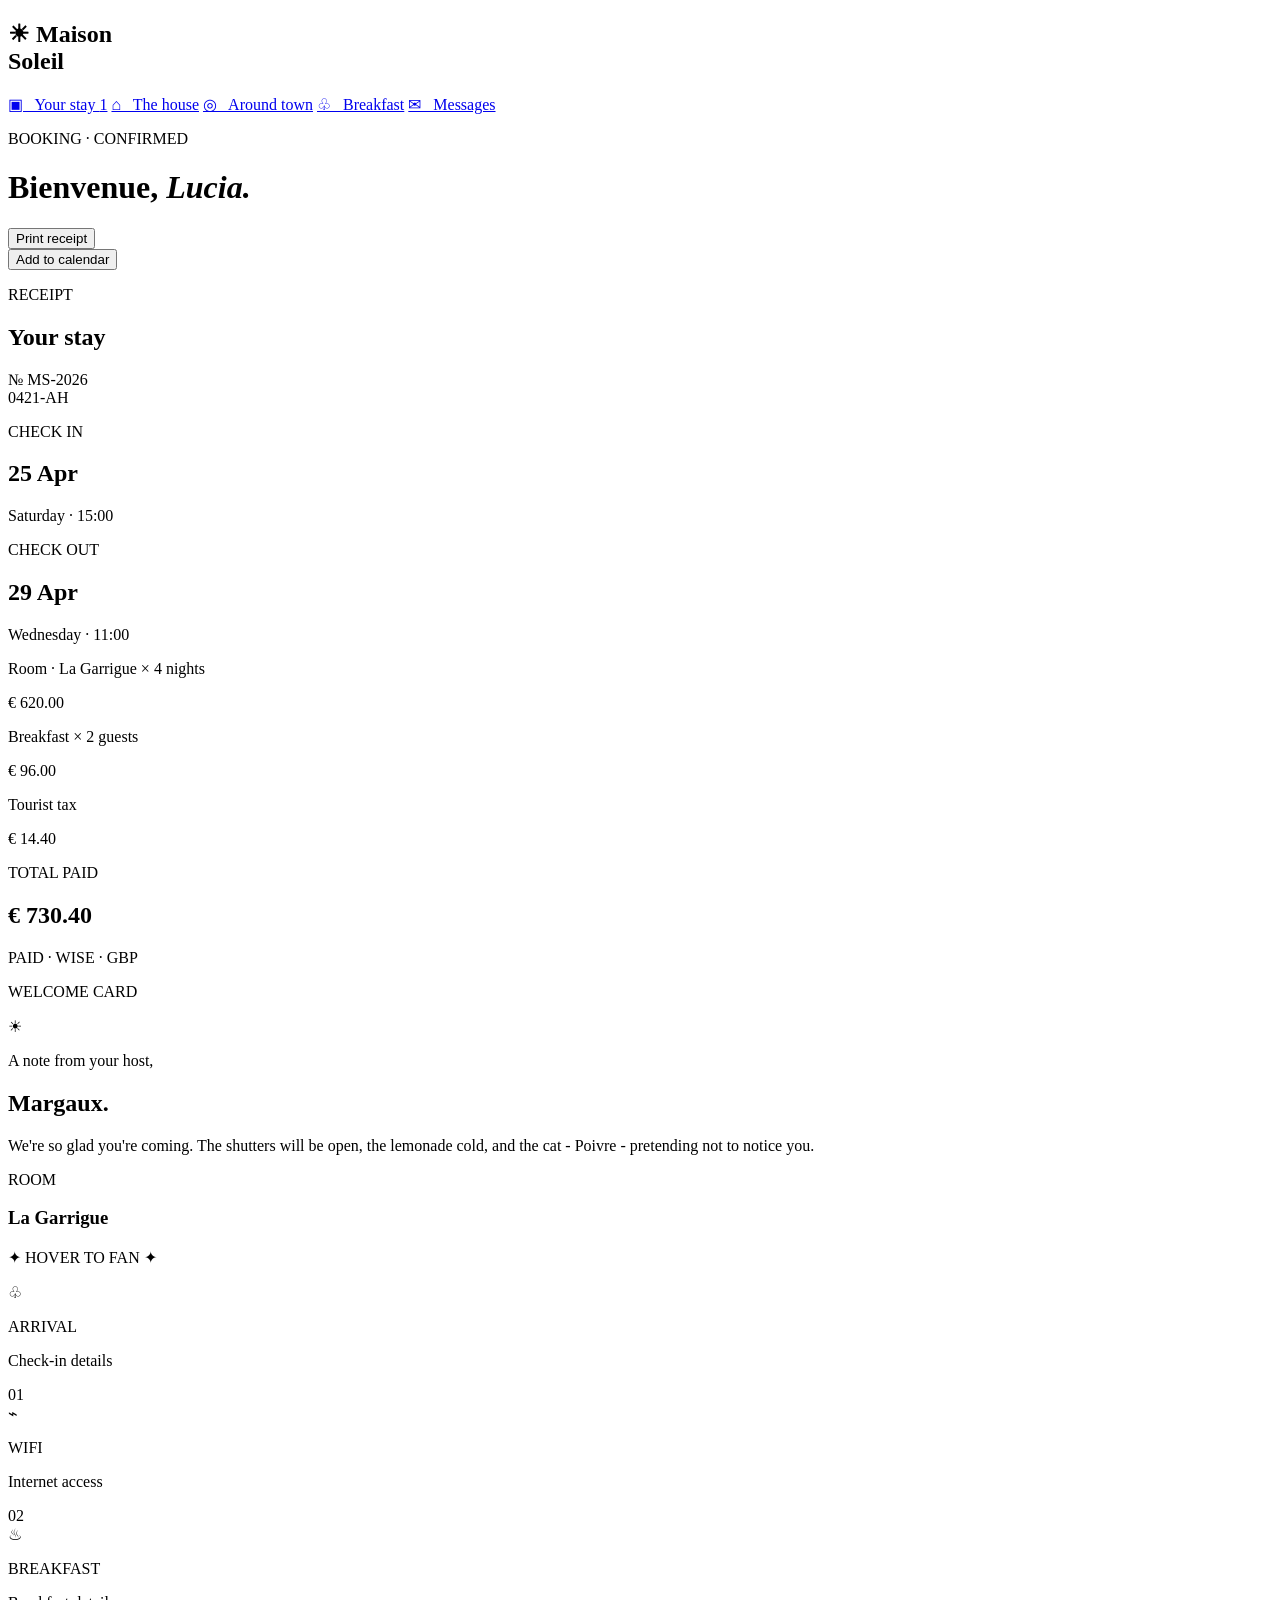
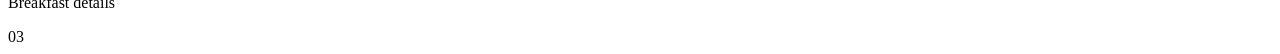
<file: booking.html>
<!DOCTYPE html>
<html lang="en">
<head>
    <meta charset="UTF-8">
    <meta name="viewport" content="width=device-width, initial-scale=1.0">
    <title>Booking confirmed</title>
    <lin k rel="stylesheet" href="booking.css">
</head>

<body>

    <div class="container">

        <!-- SIDEBAR -->
        <aside class="sidebar">

            <h2>☀ <span>Maison<br>Soleil</span></h2>

            <nav>
                <a class="active" href="#">▣ &nbsp; Your stay <span>1</span></a>
                <a href="#">⌂ &nbsp; The house</a>
                <a href="#">◎ &nbsp; Around town</a>
                <a href="#">♧ &nbsp; Breakfast</a>
                <a href="#">✉ &nbsp; Messages</a>
            </nav>

        </aside>


        <!-- MAIN CONTENT -->
        <main class="main">

            <header class="header">

                <div>
                    <p class="status">BOOKING · CONFIRMED</p>
                    <h1>Bienvenue, <em>Lucia.</em></h1>
                </div>

                <div class="buttons">
                    <div class="bitton"><button>Print receipt</button></div>
                    <button class="dark">Add to calendar</button>
                </div>

            </header>


            <!-- RECEIPT AND WELCOME CARD -->
            <section class="booking">

                <div class="receipt">

                    <div class="receipt-top">
                        <div>
                            <p class="label">RECEIPT</p>
                            <h2>Your stay</h2>
                        </div>

                        <p class="number">№ MS-2026<br>0421-AH</p>
                    </div>


                    <div class="dates">

                        <div>
                            <p class="label">CHECK IN</p>
                            <h2>25 Apr</h2>
                            <p class="sub">Saturday · 15:00</p>
                        </div>

                        <div>
                            <p class="label">CHECK OUT</p>
                            <h2>29 Apr</h2>
                            <p class="sub">Wednesday · 11:00</p>
                        </div>

                    </div>


                    <div class="cost">
                        <p>Room · La Garrigue × 4 nights</p>
                        <span>€ 620.00</span>
                    </div>

                    <div class="cost">
                        <p>Breakfast × 2 guests</p>
                        <span>€ 96.00</span>
                    </div>

                    <div class="cost">
                        <p>Tourist tax</p>
                        <span>€ 14.40</span>
                    </div>


                    <div class="total">
                        <div>
                            <p class="label">TOTAL PAID</p>
                        </div>

                        <h2>€ 730.40</h2>
                    </div>


                    <div class="barcode">
                        <span>PAID · WISE · GBP</span>
                        <div class="bars"></div>
                    </div>

                </div>


                <!-- WELCOME CARD -->
                <div class="welcome">

                    <div class="welcome-top">
                        <p class="label">WELCOME CARD</p>
                        <span class="sun">☀</span>
                    </div>

                    <p class="note">A note from your host,</p>

                    <h2>Margaux.</h2>

                    <p class="message">
                        We're so glad you're coming. The shutters
                        will be open, the lemonade cold, and the
                        cat - Poivre - pretending not to notice you.
                    </p>

                    <div class="room">
                        <p class="label">ROOM</p>
                        <h3>La Garrigue</h3>
                    </div>

                </div>

            </section>


            <p class="hover">✦ HOVER TO FAN ✦</p>


            <!-- BOTTOM INFORMATION -->
            <section class="information">

                <div class="info">
                    <div class="icon-arrival">♧</div>
                    <div>
                        <p class="heading">ARRIVAL</p>
                        <p>Check-in details</p>
                    </div>
                    <span class="number">01</span>
                </div>

                <div class="info">
                    <div class="icon wifi">⌁</div>
                    <div>
                        <p class="heading">WIFI</p>
                        <p>Internet access</p>
                    </div>
                    <span class="number">02</span>
                </div>

                <div class="info">
                    <div class="icon breakfast">♨</div>
                    <div>
                        <p class="heading">BREAKFAST</p>
                        <p>Breakfast details</p>
                    </div>
                    <span class="number">03</span>
                </div>

            </section>

        </main>

    </div>

</body>
</html>
</file>
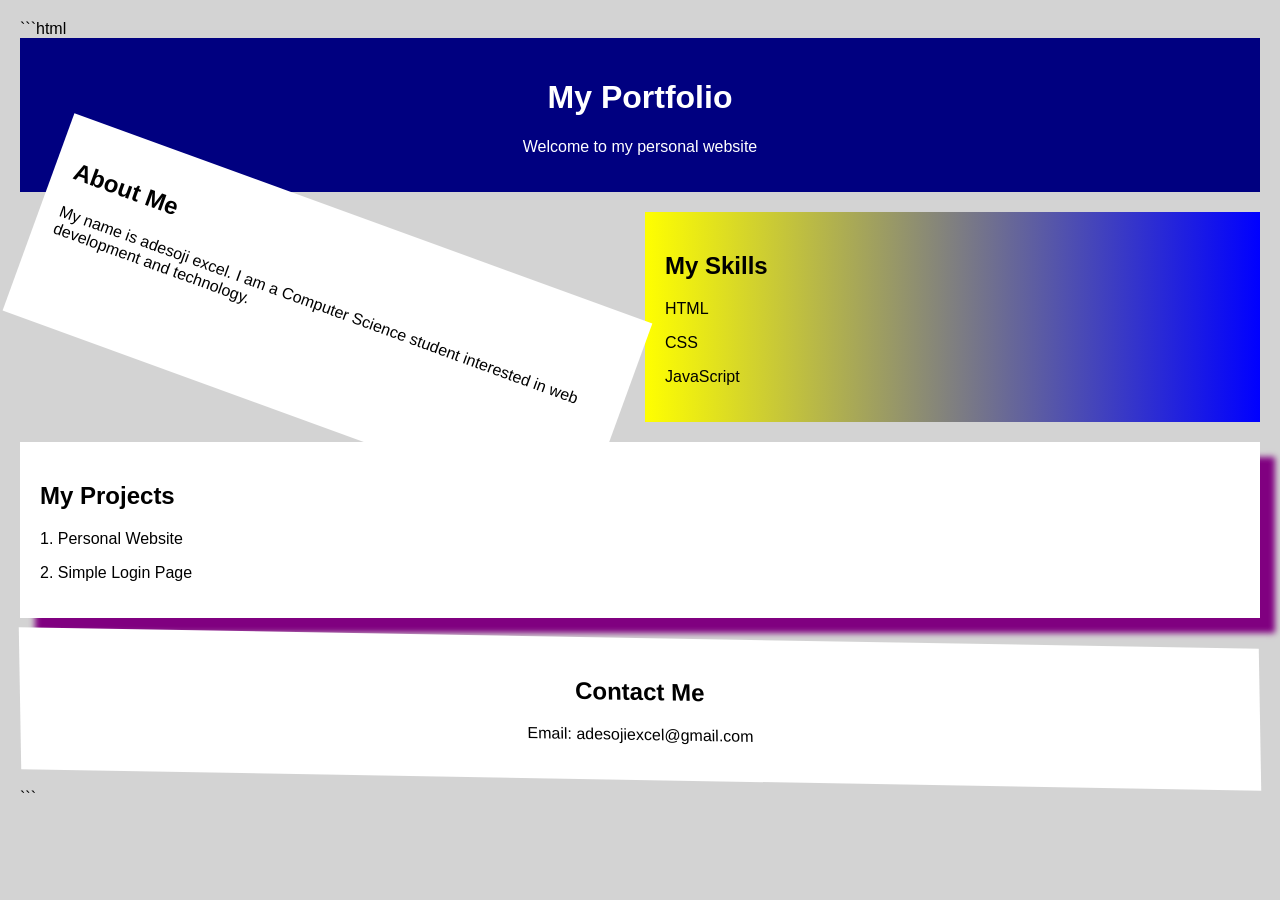
<file: responsive12layout.html>
```html
<!DOCTYPE html>
<html>
<head>
    <title>My Portfolio</title>

    <style>
        body {
            font-family: Arial;  
            background-color: lightgray;
            margin: 20px;
        }

        .container {
            display: grid;
            grid-template-columns: repeat(12, 1fr);
            gap: 10px;
        }

        .box {
            background-color: white;
            padding: 20px;
            margin-bottom: 10px;
        }

        .header {
            grid-column: span 12;
            background-color: navy;
            color: white;
            text-align: center;
        }

        .about {
            grid-column: span 6;
            transform: rotate(20deg);
        }

        .skills {
            grid-column: span 6;
            background-image: linear-gradient(to right, yellow, blue);
        }

        .projects {
            grid-column: span 12;
            box-shadow: 15px 15px 6px purple;
        }

        .contact {
            grid-column: span 12;
            text-align: center;
            transform: skew(1deg, 1deg);
        }
    </style>
</head>

<body>

    <div class="container">

        <div class="box header">
            <h1>My Portfolio</h1>
            <p>Welcome to my personal website</p>
        </div>

        <div class="box about">
            <h2>About Me</h2>
            <p>My name is adesoji excel. I am a Computer Science student
            interested in web development and technology.</p>
        </div>

        <div class="box skills">
            <h2>My Skills</h2>
            <p>HTML</p>
            <p>CSS</p>
            <p>JavaScript</p>
        </div>

        <div class="box projects">
            <h2>My Projects</h2>
            <p>1. Personal Website</p>
            <p>2. Simple Login Page</p>
        </div>

        <div class="box contact">
            <h2>Contact Me</h2>
            <p>Email: adesojiexcel@gmail.com</p>
        </div>

    </div>

</body>
</html>
```
</file>
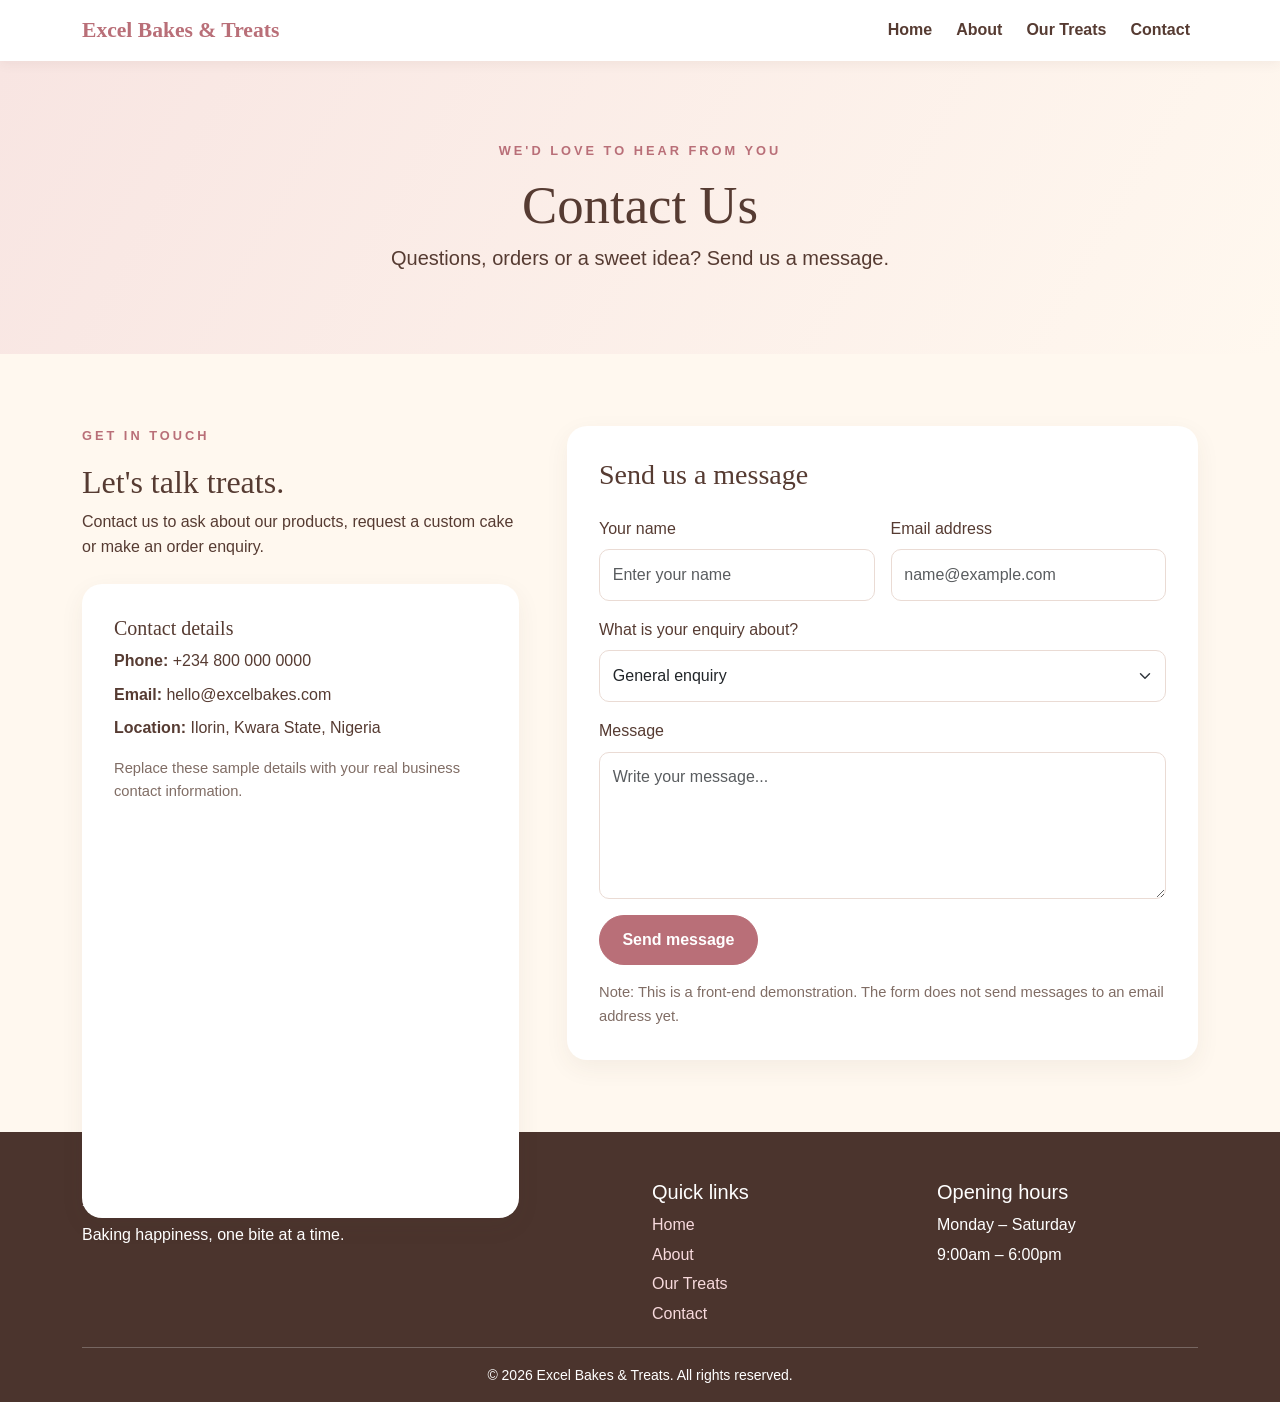
<file: excel_bakes_treats/contact.html>
<!doctype html>
<html lang="en"><head><meta charset="utf-8"><meta name="viewport" content="width=device-width, initial-scale=1">
<title>Contact | Excel Bakes &amp; Treats</title>
<link href="https://cdn.jsdelivr.net/npm/bootstrap@5.3.3/dist/css/bootstrap.min.css" rel="stylesheet">
<link rel="stylesheet" href="style.css"></head><body>

<nav class="navbar navbar-expand-lg sticky-top">
 <div class="container">
  <a class="navbar-brand" href="index.html">Excel Bakes &amp; Treats</a>
  <button class="navbar-toggler" type="button" data-bs-toggle="collapse" data-bs-target="#mainNav" aria-controls="mainNav" aria-expanded="false" aria-label="Toggle navigation"><span class="navbar-toggler-icon"></span></button>
  <div class="collapse navbar-collapse" id="mainNav">
   <ul class="navbar-nav ms-auto">
    <li class="nav-item"><a class="nav-link" href="index.html">Home</a></li>
    <li class="nav-item"><a class="nav-link" href="about.html">About</a></li>
    <li class="nav-item"><a class="nav-link" href="services.html">Our Treats</a></li>
    <li class="nav-item"><a class="nav-link" href="contact.html">Contact</a></li>
   </ul>
  </div>
 </div>
</nav>

<main><section class="page-banner"><div class="container text-center"><p class="eyebrow">We'd love to hear from you</p><h1>Contact Us</h1><p class="lead mb-0">Questions, orders or a sweet idea? Send us a message.</p></div></section>
<section class="section-pad"><div class="container"><div class="row g-5">
 <div class="col-lg-5"><p class="eyebrow">Get in touch</p><h2>Let's talk treats.</h2><p>Contact us to ask about our products, request a custom cake or make an order enquiry.</p>
 <div class="soft-box mt-4"><h3 class="h5">Contact details</h3><p class="mb-2"><strong>Phone:</strong> +234 800 000 0000</p><p class="mb-2"><strong>Email:</strong> hello@excelbakes.com</p><p class="mb-0"><strong>Location:</strong> Ilorin, Kwara State, Nigeria</p><p class="small-note mt-3 mb-0">Replace these sample details with your real business contact information.</p></div>
 </div>
 <div class="col-lg-7"><div class="soft-box"><h3 class="mb-4">Send us a message</h3>
 <form onsubmit="event.preventDefault(); document.getElementById('formMessage').classList.remove('d-none'); this.reset();">
 <div class="row g-3"><div class="col-md-6"><label class="form-label" for="name">Your name</label><input class="form-control" id="name" type="text" placeholder="Enter your name" required></div>
 <div class="col-md-6"><label class="form-label" for="email">Email address</label><input class="form-control" id="email" type="email" placeholder="name@example.com" required></div>
 <div class="col-12"><label class="form-label" for="subject">What is your enquiry about?</label><select class="form-select form-control" id="subject"><option>General enquiry</option><option>Custom cake order</option><option>Pastry order</option><option>Other</option></select></div>
 <div class="col-12"><label class="form-label" for="message">Message</label><textarea class="form-control" id="message" rows="5" placeholder="Write your message..." required></textarea></div>
 <div class="col-12"><button class="btn btn-bakery" type="submit">Send message</button></div></div>
 <div id="formMessage" class="alert alert-success mt-3 d-none" role="status">Thank you! Your message has been recorded in this demo.</div>
 <p class="small-note mt-3 mb-0">Note: This is a front-end demonstration. The form does not send messages to an email address yet.</p>
 </form></div></div>
</div></div></section></main>

<footer><div class="container"><div class="row g-4">
 <div class="col-md-6"><h3>Excel Bakes &amp; Treats</h3><p class="mb-0">Baking happiness, one bite at a time.</p></div>
 <div class="col-md-3"><h5>Quick links</h5><p class="mb-1"><a href="index.html">Home</a></p><p class="mb-1"><a href="about.html">About</a></p><p class="mb-1"><a href="services.html">Our Treats</a></p><p class="mb-1"><a href="contact.html">Contact</a></p></div>
 <div class="col-md-3"><h5>Opening hours</h5><p class="mb-1">Monday – Saturday</p><p>9:00am – 6:00pm</p></div>
 </div><hr class="border-light opacity-25"><p class="text-center small mb-0">&copy; 2026 Excel Bakes &amp; Treats. All rights reserved.</p></div></footer>
<script src="https://cdn.jsdelivr.net/npm/bootstrap@5.3.3/dist/js/bootstrap.bundle.min.js"></script></body></html>
</file>
<file: excel_bakes_treats/style.css>
:root{--cream:#fff8ef;--pink:#e9a6ad;--brown:#563b32;--rose:#b96f78;--light:#fff;--muted:#806d65}
*{box-sizing:border-box}
body{font-family:Arial,Helvetica,sans-serif;background:var(--cream);color:var(--brown);line-height:1.6}
.navbar{background:#fff!important;box-shadow:0 2px 12px #563b3212}
.navbar-brand{font-family:Georgia,serif;font-weight:700;color:var(--rose)!important;font-size:1.35rem}
.nav-link{color:var(--brown)!important;font-weight:600;margin-left:.5rem}
.nav-link:hover,.nav-link.active{color:var(--rose)!important}
.hero{min-height:430px;display:flex;align-items:center;background:linear-gradient(90deg,#fff8ef 0%,#fff8efdf 48%,#fff8ef25 100%),url('https://images.unsplash.com/photo-1578985545062-69928b1d9587?auto=format&fit=crop&w=1600&q=85') center/cover}
.hero-content{max-width:600px;padding:5rem 0}
.eyebrow{letter-spacing:3px;text-transform:uppercase;color:var(--rose);font-size:.8rem;font-weight:700}
h1,h2,h3{font-family:Georgia,serif}
h1{font-size:clamp(2.5rem,6vw,4.6rem);line-height:1.08}
.btn-bakery{background:var(--rose);color:#fff;border:1px solid var(--rose);padding:.75rem 1.4rem;border-radius:30px;font-weight:600;transition:.25s}
.btn-bakery:hover{background:var(--brown);border-color:var(--brown);color:#fff;transform:translateY(-2px)}
.btn-outline-bakery{border:1px solid var(--rose);color:var(--rose);padding:.75rem 1.4rem;border-radius:30px;font-weight:600}
.btn-outline-bakery:hover{background:var(--rose);color:#fff}
.section-pad{padding:4.5rem 0}
.section-title{text-align:center;margin-bottom:2.5rem}
.section-title h2{font-size:2.5rem}
.product-card{height:100%;border:0;border-radius:18px;overflow:hidden;box-shadow:0 8px 25px #563b3210;transition:.25s;background:#fff}
.product-card:hover{transform:translateY(-7px);box-shadow:0 14px 30px #563b3220}
.product-card img{height:220px;object-fit:cover}
.product-card .card-body{padding:1.4rem}
.soft-box{background:#fff;border-radius:20px;padding:2rem;height:100%;box-shadow:0 8px 25px #563b3210}
.page-banner{padding:5rem 0;background:linear-gradient(120deg,#f8e5e2,#fff8ef)}
.page-banner h1{font-size:3.3rem}
.icon-circle{width:58px;height:58px;display:grid;place-items:center;border-radius:50%;background:#f8e5e2;color:var(--rose);font-size:1.5rem;margin-bottom:1rem}
footer{background:#4b342d;color:#fff;padding:3rem 0 1rem}
footer a{color:#f8dadd;text-decoration:none}
footer a:hover{text-decoration:underline;color:#fff}
.form-control{padding:.8rem;border-radius:10px;border:1px solid #eadbd4}
.form-control:focus{border-color:var(--rose);box-shadow:0 0 0 .2rem #e9a6ad35}
.small-note{color:var(--muted);font-size:.92rem}
@media(max-width:767px){.hero{background-position:60% center}.hero-content{padding:4rem 1rem}.section-pad{padding:3rem 0}}
</file>
